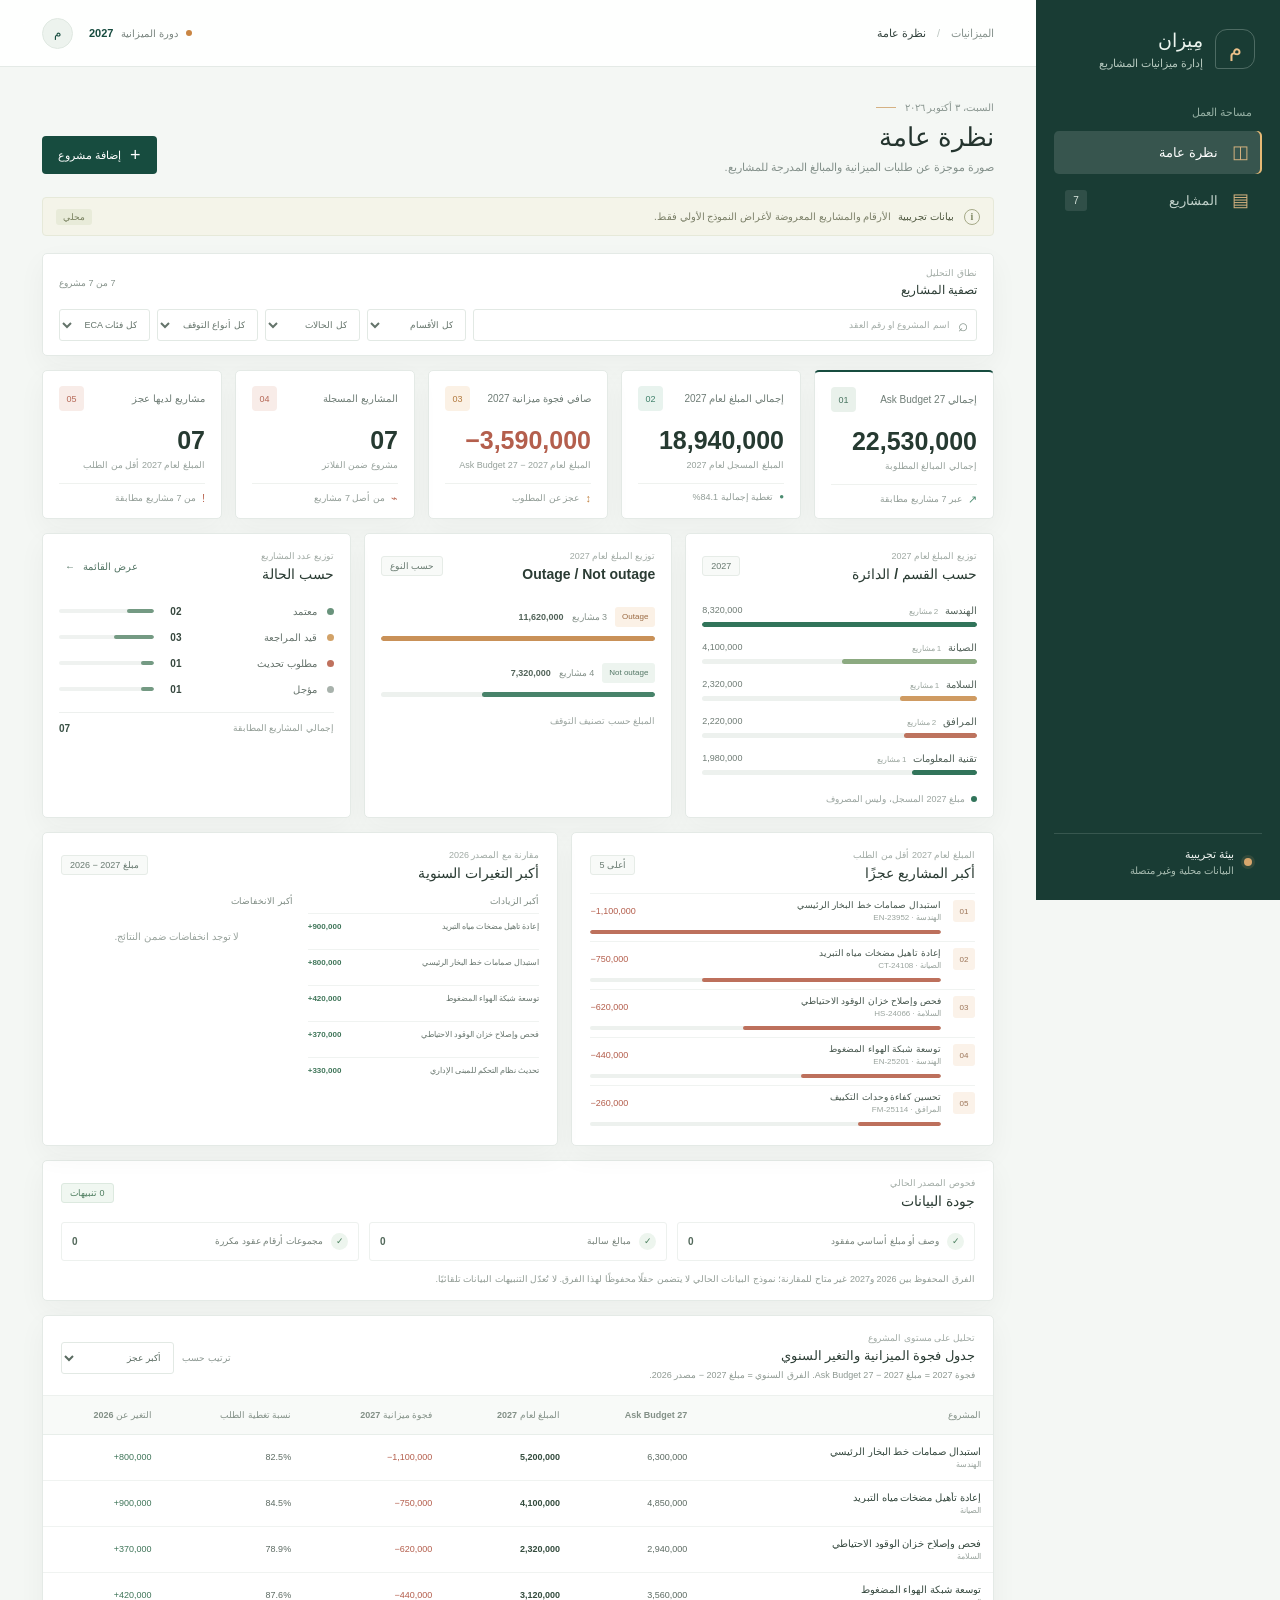
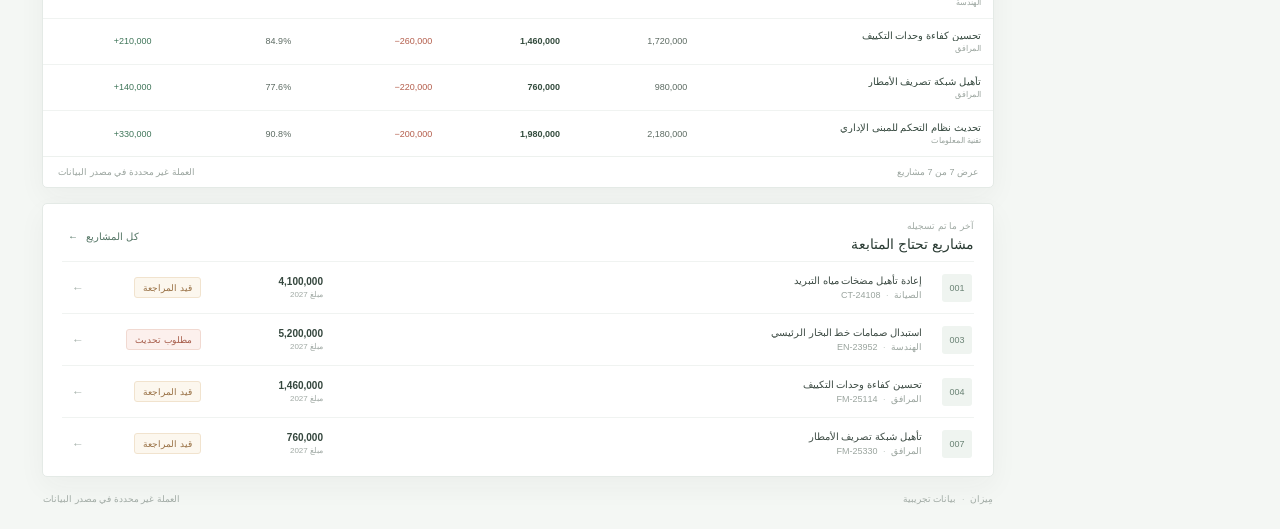
<file: index.html>
<!doctype html>
<html lang="ar" dir="rtl">
  <head>
    <meta charset="UTF-8" />
    <link rel="icon" type="image/svg+xml" href="./favicon.svg" />
    <meta name="viewport" content="width=device-width, initial-scale=1.0" />
    <meta name="theme-color" content="#193c34" />
    <meta name="description" content="نموذج أولي لمتابعة ميزانيات المشاريع ودورة 2027." />
    <title>مِيزان | متابعة ميزانيات المشاريع</title>
    <script type="module" crossorigin src="./assets/index-DV89OAT4.js"></script>
    <link rel="stylesheet" crossorigin href="./assets/index-yuM2gtF-.css">
  </head>
  <body>
    <div id="root"></div>
  </body>
</html>
</file>
<file: assets/index-yuM2gtF-.css>
:root{color:#202b28;font-synthesis:none;text-rendering:optimizelegibility;-webkit-font-smoothing:antialiased;-moz-osx-font-smoothing:grayscale;font-optical-sizing:auto;--lightningcss-light:initial;--lightningcss-dark: ;color-scheme:light;background:#f4f7f4;font-family:Noto Sans Arabic,Segoe UI,Tahoma,sans-serif;font-weight:400}*,:before,:after{box-sizing:border-box}html{scroll-behavior:smooth;min-width:320px;min-height:100%}body{min-width:320px;min-height:100vh;margin:0}button,input,select,textarea{font-family:inherit}button:focus-visible,a:focus-visible,input:focus-visible,select:focus-visible,textarea:focus-visible,[tabindex="0"]:focus-visible{outline-offset:2px;outline:2px solid #b87d43}#root{min-height:100vh}::selection{color:#173c34;background:#dcebdc}:root{--ink:#202b28;--muted:#75817d;--line:#e4eae6;--canvas:#f4f7f4;--paper:#fff;--green:#174c3f;--green-soft:#e8f1ec;--green-mid:#6f9c83;--orange:#c87938;--orange-soft:#fbf0e4;--coral:#b95f4a;--coral-soft:#f9eeeb;--shadow:0 10px 28px #23392f0b}.app-shell{background:var(--canvas);min-height:100vh;color:var(--ink)}.sidebar{z-index:5;color:#edf5ef;background:#193c34;flex-direction:column;width:244px;padding:27px 18px 20px;display:flex;position:fixed;inset-block:0;inset-inline-start:0}.brand{color:inherit;align-items:center;gap:12px;padding:1px 7px 36px;text-decoration:none;display:flex}.brand-mark{color:#edc18a;border:1px solid #e9f5ed40;border-radius:12px 12px 12px 3px;place-items:center;width:40px;height:40px;font-size:21px;font-weight:800;display:grid}.brand strong,.brand small,.sidebar-bottom strong,.sidebar-bottom small{display:block}.brand strong{font-size:19px;line-height:1.4}.brand small{color:#b6c9bf;margin-top:2px;font-size:11px}.sidebar-label{color:#94afa3;padding:0 10px 12px;font-size:11px}.nav-list{gap:5px;display:grid}.nav-item{color:#c4d4cd;text-align:right;width:100%;min-height:43px;font:inherit;cursor:pointer;background:0 0;border:0;border-radius:5px;align-items:center;gap:12px;padding:0 11px;font-size:13px;transition:background .18s,color .18s;display:flex}.nav-item:hover{color:#fff;background:#ffffff12}.nav-item.active{color:#fff;background:#ffffff21;box-shadow:inset -2px 0 #e7b975}.nav-symbol{color:#d3b17f;place-items:center;width:21px;font-size:18px;display:grid}.nav-count{color:#d3e0d8;background:#ffffff1a;border-radius:3px;place-items:center;min-width:22px;height:21px;margin-inline-start:auto;font-size:10px;display:grid}.sidebar-bottom{border-top:1px solid #ecf5ef24;align-items:center;gap:10px;margin-top:auto;padding:14px 10px 4px;display:flex}.sidebar-bottom strong{color:#f1f5f2;font-size:11px;font-weight:600}.sidebar-bottom small{color:#a7bcb1;margin-top:4px;font-size:10px}.demo-dot{background:#d8a66c;border-radius:50%;flex:none;width:8px;height:8px;box-shadow:0 0 0 3px #d8a66c21}.main-area{min-height:100vh;margin-inline-start:244px}.topbar{z-index:3;border-bottom:1px solid var(--line);-webkit-backdrop-filter:blur(14px);backdrop-filter:blur(14px);background:#ffffffe8;justify-content:space-between;align-items:center;height:67px;padding:0 42px;display:flex;position:sticky;top:0}.breadcrumb{color:#8a9690;align-items:center;gap:11px;font-size:11px;display:flex}.breadcrumb strong{color:#33433d;font-weight:600}.breadcrumb-separator{color:#bdc7c1}.topbar-actions{align-items:center;gap:16px;display:flex}.year-pill{color:#78847e;align-items:center;gap:8px;font-size:10px;display:flex}.year-pill strong{color:var(--green);font-size:11px}.year-dot{background:#c98543;border-radius:50%;width:6px;height:6px}.avatar{width:31px;height:31px;color:var(--green);font:inherit;cursor:pointer;background:#edf3ee;border:1px solid #dfe8e1;border-radius:50%;place-items:center;font-size:12px;display:grid}.page-content{max-width:1520px;margin:0 auto;padding:35px 42px 20px}.page-heading{justify-content:space-between;align-items:end;gap:20px;margin-bottom:23px;display:flex}.eyebrow{color:#8a9690;align-items:center;gap:9px;font-size:10px;display:flex}.eyebrow-line{background:#d5b183;width:20px;height:1px}.page-heading h1{color:#24342e;margin:7px 0 6px;font-size:26px;font-weight:700;line-height:1.35}.page-heading p{color:#83908a;margin:0;font-size:11px}.button{min-height:38px;font:inherit;cursor:pointer;border:1px solid #0000;border-radius:4px;justify-content:center;align-items:center;gap:9px;padding:0 15px;font-size:11px;font-weight:600;transition:transform .16s,background .16s,border-color .16s;display:inline-flex}.button:active{transform:translateY(1px)}.button-primary{color:#fff;background:var(--green)}.button-primary:hover{background:#10392f}.button-secondary{color:#44534c;background:#fff;border-color:#dce5df}.button-secondary:hover{background:#f7faf7;border-color:#9bb3a4}.button-plus{font-size:18px;font-weight:400;line-height:1}.demo-banner{color:#7c8069;background:#f4f4e9;border:1px solid #e6e9d9;border-radius:4px;align-items:center;gap:10px;min-height:39px;margin-bottom:17px;padding:0 13px;font-size:10px;display:flex}.demo-banner strong{color:#525b43;margin-inline-end:4px;font-weight:700}.demo-banner-icon{color:#7c8560;border:1px solid #a5a987;border-radius:50%;place-items:center;width:16px;height:16px;font-family:Georgia,serif;font-size:10px;font-weight:700;display:grid}.demo-banner-tag{color:#78805f;background:#e8ebd9;border-radius:3px;margin-inline-start:auto;padding:3px 7px;font-size:9px}.metric-grid{grid-template-columns:repeat(5,minmax(0,1fr));gap:13px;display:grid}.metric-card{border:1px solid var(--line);background:var(--paper);min-height:143px;box-shadow:var(--shadow);border-radius:5px;padding:15px 16px 12px}.metric-primary{border-top:2px solid var(--green)}.metric-top{color:#6f7d76;justify-content:space-between;align-items:center;font-size:10px;display:flex}.metric-icon{color:#497561;background:#e9f1eb;border-radius:4px;place-items:center;width:25px;height:25px;font-size:9px;display:grid}.icon-green{color:#40816b;background:#e8f3ee}.icon-amber{color:#b27a3f;background:#fbf1e5}.icon-coral{color:#b66a59;background:#f8ece8}.metric-value{color:#263a31;text-align:right;font-variant-numeric:tabular-nums;direction:ltr;flex-direction:column;gap:4px;margin-top:14px;font-size:clamp(20px,2vw,25px);font-weight:700;line-height:1.25;display:flex}.metric-value small{color:#96a19b;direction:rtl;font-size:9px;font-weight:400}.metric-foot{color:#929d97;border-top:1px solid #eff2ef;align-items:center;gap:6px;margin-top:11px;padding-top:8px;font-size:9px;display:flex}.metric-foot-mark{color:#4c8c71;font-size:11px}.green-mark{font-size:8px}.amber-mark{color:#c18241}.coral-mark{color:#bc6b57}.dashboard-grid{grid-template-columns:1.15fr .85fr;gap:13px;margin-top:15px;display:grid}.panel{border:1px solid var(--line);background:var(--paper);box-shadow:var(--shadow);border-radius:5px}.department-panel,.status-panel{min-height:247px;padding:18px 19px 14px}.panel-heading{justify-content:space-between;align-items:center;gap:12px;display:flex}.section-kicker{color:#a0aaa4;margin-bottom:5px;font-size:9px;display:block}.panel-heading h2,.projects-toolbar h2{color:#2b3c34;margin:0;font-size:14px;font-weight:650}.panel-period{color:#687a70;background:#f8faf8;border:1px solid #e6ece7;border-radius:3px;padding:4px 8px;font-size:9px}.department-list{gap:15px;margin-top:23px;display:grid}.department-meta{color:#526159;justify-content:space-between;align-items:center;margin-bottom:6px;font-size:10px;display:flex}.department-meta strong{font-weight:600}.department-meta span{color:#6f7c75;font-variant-numeric:tabular-nums;direction:ltr;font-size:9px}.bar-track{background:#edf1ee;border-radius:5px;height:5px;overflow:hidden}.bar-fill{border-radius:inherit;background:#31745a;height:100%;transition:width .35s;display:block}.bar-1{background:#8caa81}.bar-2{background:#cf9b62}.bar-3{background:#bd735e}.panel-footnote{color:#9aa49f;align-items:center;gap:6px;margin-top:19px;font-size:9px;display:flex}.legend-dot{background:#31745a;border-radius:50%;width:6px;height:6px}.text-button{color:#547565;font:inherit;cursor:pointer;background:0 0;border:0;align-items:center;gap:8px;font-size:10px;display:inline-flex}.text-button:hover{color:#173c34}.status-list{gap:15px;margin-top:24px;display:grid}.status-row{color:#66736c;grid-template-columns:8px minmax(80px,1fr) 25px minmax(54px,.8fr);align-items:center;gap:9px;font-size:10px;display:grid}.status-row strong{color:#37483f;text-align:center;font-variant-numeric:tabular-nums;font-size:10px}.status-dot{background:#69937c;border-radius:50%;width:7px;height:7px}.status-1{background:#d2a268}.status-2{background:#bf715d}.status-3{background:#a8b2ac}.status-mini-track{background:#eff2f0;border-radius:4px;height:4px;overflow:hidden}.status-mini-track span{border-radius:inherit;background:#749a83;height:100%;display:block}.status-summary{color:#929d96;border-top:1px solid #edf0ee;justify-content:space-between;margin-top:17px;padding-top:10px;font-size:9px;display:flex}.status-summary strong{color:#3a5145;font-size:10px}.recent-panel{margin-top:15px;padding:17px 19px 7px}.recent-list{margin-top:9px}.recent-row{width:100%;min-height:52px;color:inherit;text-align:right;font:inherit;cursor:pointer;background:0 0;border:0;border-top:1px solid #f0f3f1;grid-template-columns:38px minmax(150px,1fr) 110px 105px 20px;align-items:center;gap:12px;padding:5px 2px;display:grid}.recent-row:hover .recent-description strong{color:#28634e}.recent-number{color:#6b8375;direction:ltr;background:#eff4f0;border-radius:3px;place-items:center;width:30px;height:28px;font-size:9px;display:grid}.recent-description strong,.recent-description small,.recent-amount small{display:block}.recent-description strong{color:#3d4b44;font-size:10px;font-weight:600}.recent-description small{color:#9aa49e;margin-top:4px;font-size:9px}.recent-description i,.page-footer i{color:#c0c9c3;margin-inline:3px;font-style:normal}.recent-amount{color:#34463d;text-align:right;font-variant-numeric:tabular-nums;direction:ltr;font-size:10px;font-weight:650}.recent-amount small{color:#a1aaa5;direction:rtl;margin-top:3px;font-size:8px;font-weight:400}.status-badge{white-space:nowrap;border:1px solid #0000;border-radius:3px;justify-content:center;align-items:center;width:fit-content;min-height:21px;padding:0 8px;font-size:9px;display:inline-flex}.status-badge-approved{color:#47725c;background:#eff7f1;border-color:#d9e9df}.status-badge-review{color:#987044;background:#fcf7ee;border-color:#f1e3ce}.status-badge-warn{color:#a65c4a;background:#fcf0ed;border-color:#f1d9d1}.status-badge-paused{color:#727d77;background:#f3f5f4;border-color:#e4e8e5}.row-arrow{color:#a4b0a9;font-size:12px}.page-footer{color:#a0aaa4;justify-content:space-between;gap:12px;padding:17px 1px 5px;font-size:9px;display:flex}.dashboard-filters{margin-bottom:14px;padding:14px 16px}.filter-heading{justify-content:space-between;align-items:center;gap:12px;display:flex}.filter-heading h2{color:#2b3c34;margin:0;font-size:12px}.filter-result-count{color:#89958e;font-size:9px}.dashboard-filters .filter-grid{margin-top:12px}.project-search-control{flex:210px}.analytics-grid{grid-template-columns:repeat(3,minmax(0,1fr));gap:13px;margin-top:14px;display:grid}.analytics-grid>.panel{min-width:0;padding:17px 16px 13px}.department-meta strong small{color:#9da8a1;margin-inline-start:4px;font-size:8px;font-weight:400}.outage-list{gap:22px;margin-top:25px;display:grid}.outage-row{gap:9px;display:grid}.outage-meta{color:#86928b;align-items:center;gap:8px;font-size:9px;display:flex}.outage-meta strong{color:#53645a;font-variant-numeric:tabular-nums;direction:ltr;margin-inline-start:auto;font-size:9px;font-weight:600}.outage-fill-0{background:#c99158}.outage-fill-1{background:#48836a}.chart-empty{color:#9aa49e;text-align:center;padding:18px 8px;font-size:10px}.analysis-secondary-grid{grid-template-columns:minmax(0,.9fr) minmax(0,1.1fr);gap:13px;margin-top:14px;display:grid}.insight-panel{min-width:0;padding:17px 18px 12px}.ranked-list{margin-top:12px}.ranked-row{border-top:1px solid #f0f3f1;grid-template-columns:25px minmax(0,1fr) auto;align-items:center;gap:7px 9px;min-height:48px;padding:6px 0;display:grid}.rank-number{color:#9b7457;background:#fbf2e9;border-radius:3px;place-items:center;width:22px;height:22px;font-size:8px;display:grid}.rank-description{min-width:0}.rank-description strong,.rank-description small{text-overflow:ellipsis;white-space:nowrap;display:block;overflow:hidden}.rank-description strong{color:#44544b;font-size:9px;font-weight:600}.rank-description small{color:#9aa49e;margin-top:3px;font-size:8px}.rank-amount{font-variant-numeric:tabular-nums;direction:ltr;font-size:9px}.rank-track{grid-column:2/-1;height:4px}.deficit-fill{background:#bd705c}.change-columns{grid-template-columns:1fr 1fr;gap:15px;margin-top:15px;display:grid}.change-column{min-width:0}.change-column h3{color:#7f8c84;margin:0 0 7px;font-size:9px;font-weight:600}.change-row{border-top:1px solid #f0f3f1;justify-content:space-between;gap:7px;min-height:36px;padding:8px 0;display:flex}.change-row span{color:#68766e;text-overflow:ellipsis;white-space:nowrap;font-size:8px;overflow:hidden}.change-row strong{font-variant-numeric:tabular-nums;direction:ltr;flex:none;font-size:8px}.quality-panel{margin-top:14px;padding:17px 18px 13px}.quality-summary{color:#4f7e60;background:#f0f7f1;border:1px solid #dce9df;border-radius:3px;padding:4px 8px;font-size:9px}.quality-summary-warning{color:#a05c48;background:#fcf1ed;border-color:#f0ddd2}.quality-grid{grid-template-columns:repeat(3,minmax(0,1fr));gap:10px;margin-top:13px;display:grid}.quality-item{color:#758179;border:1px solid #edf1ee;border-radius:3px;align-items:center;gap:8px;min-width:0;padding:10px;font-size:9px;display:flex}.quality-item strong{color:#52685a;font-variant-numeric:tabular-nums;margin-inline-start:auto;font-size:10px}.quality-mark{color:#4d8060;background:#edf5ee;border-radius:50%;flex:none;place-items:center;width:17px;height:17px;font-size:9px;display:grid}.quality-summary-warning~.quality-grid .quality-mark{color:#a05c48;background:#fcf1ed}.quality-details{color:#9a5d4d;background:#fcf6f3;border-inline-start:2px solid #bd705c;gap:4px;margin-top:10px;padding:9px 11px;display:grid}.quality-details p{margin:0;font-size:9px;line-height:1.7}.quality-note{color:#909b94;margin-top:11px;font-size:9px;line-height:1.7}.analytics-table-panel{margin-top:14px;overflow:hidden}.analytics-table-heading{justify-content:space-between;align-items:center;gap:14px;padding:17px 18px 13px;display:flex}.analytics-table-heading h2{color:#2b3c34;margin:0;font-size:13px}.analytics-table-heading p{color:#8e9992;margin:5px 0 0;font-size:9px;line-height:1.6}.sort-control{color:#8a9690;white-space:nowrap;align-items:center;gap:8px;font-size:9px;display:flex}.sort-control select{color:#596a60;height:32px;font:inherit;background:#fff;border:1px solid #e2e9e4;border-radius:3px;padding:0 8px;font-size:9px}.analytical-table-scroll{border-top:1px solid #edf1ee}.analytics-table{border-collapse:collapse;text-align:right;width:100%;min-width:850px}.analytics-table th{color:#839087;white-space:nowrap;background:#f8faf8;border-bottom:1px solid #e8eeea;height:38px;padding:0 12px;font-size:9px;font-weight:600}.analytics-table td{color:#59665f;white-space:nowrap;border-bottom:1px solid #f0f3f1;height:46px;padding:5px 12px;font-size:9px}.analytics-table tbody tr:last-child td{border-bottom:0}.analytics-table td:first-child{min-width:200px}.analytics-table td:first-child small{color:#9aa49e;margin-top:3px;font-size:8px;display:block}.analytics-table .project-name-button{max-width:260px}.projects-heading{margin-bottom:20px}.compact-banner{margin-bottom:13px}.projects-panel{overflow:hidden}.projects-toolbar{justify-content:space-between;align-items:center;gap:18px;padding:18px 18px 15px;display:flex}.projects-toolbar h2{align-items:center;gap:8px;display:flex}.result-count{color:#63806e;background:#edf3ee;border-radius:3px;place-items:center;min-width:20px;height:20px;font-size:9px;display:grid}.filter-grid{flex-wrap:wrap;justify-content:flex-start;align-items:center;gap:7px;display:flex}.search-control,.select-control{background:#fff;border:1px solid #e2e9e4;border-radius:3px;align-items:center;height:32px;display:flex}.search-control{gap:6px;min-width:165px;padding:0 8px}.contract-search{min-width:118px}.search-symbol{color:#87968d;font-size:17px;line-height:1}.search-control input{color:#37473f;width:100%;min-width:0;font:inherit;background:0 0;border:0;outline:0;font-size:9px}.search-control input::placeholder{color:#a3aca7}.select-control select{color:#65746b;max-width:120px;height:100%;font:inherit;cursor:pointer;background:0 0;border:0;outline:0;padding:0 8px;font-size:9px}.clear-filters{color:#9b624d;font:inherit;cursor:pointer;background:0 0;border:0;padding:5px 7px;font-size:9px}.table-scroll{outline-offset:-2px;border-block:1px solid #edf1ee;width:100%;overflow:auto}.projects-table{border-collapse:collapse;text-align:right;width:100%;min-width:1500px}.projects-table th{color:#839087;white-space:nowrap;background:#f8faf8;border-bottom:1px solid #e8eeea;height:38px;padding:0 11px;font-size:9px;font-weight:600}.projects-table td{color:#59665f;white-space:nowrap;border-bottom:1px solid #f0f3f1;height:51px;padding:5px 11px;font-size:9px}.projects-table tbody tr:last-child td{border-bottom:0}.projects-table tbody tr:hover{background:#fbfcfb}.projects-table .number-cell{color:#7d8d83;direction:ltr;font-size:9px}.outage-badge{white-space:nowrap;direction:ltr;border-radius:3px;align-items:center;min-height:20px;padding:0 7px;font-size:8px;display:inline-flex}.outage-yes{color:#9a6941;background:#fbf1e6}.outage-no{color:#547766;background:#edf4ef}.project-name-button{color:#374a40;max-width:190px;font:inherit;text-overflow:ellipsis;white-space:nowrap;cursor:pointer;background:0 0;border:0;padding:0;font-size:10px;font-weight:600;overflow:hidden}.project-name-button:hover{color:#2b7655;text-underline-offset:3px;text-decoration:underline}.amount-cell{text-align:right;font-variant-numeric:tabular-nums;direction:ltr;color:#5d6b63!important}.amount-strong{font-weight:700;color:#344c3e!important}.delta-positive{color:#40765a!important}.delta-negative{color:#b45f4d!important}.notes-cell{text-overflow:ellipsis;max-width:175px;overflow:hidden}.contract-cell{direction:ltr;font-size:9px;color:#728078!important}.category-tag{color:#6e7e74;direction:ltr;border:1px solid #e5ebe7;border-radius:3px;padding:3px 5px;font-size:8px}.row-menu-button{color:#839088;width:26px;height:26px;font:inherit;cursor:pointer;background:0 0;border:0;border-radius:3px;font-size:12px}.row-menu-button:hover{color:var(--green);background:#edf3ef}.table-foot{color:#9aa49e;justify-content:space-between;gap:10px;padding:10px 15px;font-size:9px;display:flex}.empty-state{color:#78857e;text-align:center;flex-direction:column;justify-content:center;align-items:center;min-height:190px;padding:22px;display:flex}.empty-state strong{color:#43534a;margin-top:9px;font-size:12px}.empty-state p{color:#96a19a;margin:6px 0 14px;font-size:10px}.empty-symbol{color:#83a08d;background:#f5f8f5;border:1px solid #e3ebe5;border-radius:50%;place-items:center;width:34px;height:34px;font-size:19px;display:grid}.compact-empty{min-height:150px}.compact-empty .button{margin-top:4px}.table-empty{min-height:235px}.sr-only{clip:rect(0,0,0,0);white-space:nowrap;border:0;width:1px;height:1px;margin:-1px;padding:0;position:absolute;overflow:hidden}.overlay{z-index:10;background:#14221c6b;justify-content:flex-start;animation:.16s ease-out fade-in;display:flex;position:fixed;inset:0}.detail-drawer{background:#fbfcfb;flex-direction:column;width:min(570px,100vw);height:100%;margin-inline-start:auto;animation:.22s ease-out drawer-in;display:flex;box-shadow:-16px 0 46px #10241b24}.drawer-header,.dialog-header{border-bottom:1px solid var(--line);background:#fff;justify-content:space-between;align-items:flex-start;gap:18px;padding:23px 25px 18px;display:flex}.drawer-header h2,.dialog-header h2{color:#2b3b33;margin:4px 0 0;font-size:17px;font-weight:700;line-height:1.6}.icon-button{color:#66766d;width:31px;height:31px;font:inherit;cursor:pointer;background:#fff;border:1px solid #e2e9e4;border-radius:4px;flex:none;place-items:center;font-size:20px;line-height:1;display:grid}.icon-button:hover{color:#2f5945;background:#f3f7f4}.drawer-content{flex:1;padding:18px 25px 28px;overflow-y:auto}.detail-status-line{color:#77837c;flex-wrap:wrap;align-items:center;gap:9px;font-size:10px;display:flex}.detail-metrics{grid-template-columns:repeat(3,minmax(0,1fr));gap:8px;margin-top:18px;display:grid}.detail-metrics>div{background:#fff;border:1px solid #e8eeea;border-radius:4px;flex-direction:column;gap:10px;min-height:73px;padding:12px;display:flex}.detail-metrics span{color:#8d9992;font-size:9px}.detail-metrics strong{color:#35483d;text-align:right;font-variant-numeric:tabular-nums;direction:ltr;font-size:13px}.history-section,.detail-data-section{margin-top:24px}.drawer-section-heading{justify-content:space-between;align-items:center;gap:12px;display:flex}.drawer-section-heading h3{color:#374940;margin:0;font-size:13px}.history-chart{background:linear-gradient(#fff,#fbfcfb);border:1px solid #e9efeb;border-radius:4px;grid-template-columns:repeat(4,1fr);gap:12px;height:174px;margin-top:18px;padding:12px 12px 0;display:grid}.history-column{flex-direction:column;align-items:center;min-width:0;display:flex}.history-amount{color:#859289;text-overflow:ellipsis;font-variant-numeric:tabular-nums;max-width:100%;font-size:8px;overflow:hidden}.history-bar-space{border-bottom:1px solid #e8eeea;flex:1;justify-content:center;align-items:end;width:100%;margin-top:8px;display:flex}.history-bar{background:#9cbaa4;border-radius:3px 3px 0 0;width:min(32px,65%);transition:height .25s;display:block}.history-bar-current{background:#287052}.history-column>strong{color:#68786e;padding:6px 0 8px;font-size:9px}.history-list{margin-top:9px}.history-entry{color:#7b8880;border-bottom:1px solid #edf1ee;grid-template-columns:42px minmax(0,1fr) 95px;align-items:center;gap:9px;min-height:35px;font-size:9px;display:grid}.history-entry strong{color:#4d6054;text-align:right;direction:ltr;font-size:9px;font-weight:600}.history-year{color:#678171;font-variant-numeric:tabular-nums;font-size:9px}.detail-data-grid{grid-template-columns:1fr 1fr;gap:0 20px;margin-top:13px;display:grid}.detail-data-grid>div{border-bottom:1px solid #edf1ee;flex-direction:column;gap:6px;min-height:52px;padding:9px 0;display:flex}.detail-data-grid span{color:#96a19a;font-size:9px}.detail-data-grid strong{color:#516057;font-size:10px;font-weight:600}.detail-data-grid .detail-note{grid-column:1/-1}.drawer-footer{border-top:1px solid var(--line);background:#fff;justify-content:space-between;align-items:center;gap:12px;padding:13px 25px;display:flex}.local-note{color:#89958e;align-items:center;gap:8px;font-size:9px;display:flex}.local-note .demo-dot,.form-local-note .demo-dot{width:6px;height:6px}.form-dialog{background:#fff;border:1px solid #e3eae5;border-radius:6px;flex-direction:column;width:min(670px,100vw - 30px);max-height:min(90vh,850px);margin:auto;animation:.2s ease-out dialog-in;display:flex;overflow:hidden;box-shadow:0 20px 70px #10241b2e}.dialog-header{padding:20px 23px 16px}.dialog-header h2{font-size:16px}.dialog-header p{color:#8d9992;margin:5px 0 0;font-size:10px}.form-dialog form{flex-direction:column;min-height:0;display:flex}.form-body{padding:18px 23px 17px;overflow-y:auto}.form-section-title{align-items:center;gap:9px;margin-bottom:12px;display:flex}.form-section-title>span{color:#718b79;background:#edf3ee;border-radius:3px;place-items:center;width:22px;height:22px;font-size:8px;display:grid}.form-section-title h3{color:#46564c;margin:0;font-size:11px;font-weight:650}.form-grid{grid-template-columns:1fr 1fr;gap:12px;display:grid}.field{color:#606e66;flex-direction:column;gap:6px;min-width:0;font-size:9px;display:flex}.field>span{align-items:center;gap:4px;display:flex}.field b{color:#bd6c53;font-size:9px;font-weight:500}.field input,.field select,.field textarea{color:#37483f;width:100%;min-height:34px;font:inherit;background:#fff;border:1px solid #e0e8e2;border-radius:3px;outline:none;padding:7px 9px;font-size:10px}.field textarea{resize:vertical;min-height:65px}.field input::placeholder,.field textarea::placeholder{color:#aeb8b1}.field input:focus,.field select:focus,.field textarea:focus,.search-control:focus-within{border-color:#7b9d87;box-shadow:0 0 0 2px #588b691a}.field-wide{grid-column:1/-1}.financial-form-title{border-top:1px solid #edf1ee;margin-top:19px;padding-top:15px}.input-suffix{position:relative}.input-suffix input{text-align:right;font-variant-numeric:tabular-nums;direction:ltr;padding-inline-end:42px}.input-suffix>span{inset-inline-end:9px;color:#a0aaa3;pointer-events:none;font-size:8px;position:absolute;top:50%;transform:translateY(-50%)}.computed-value{color:#436d52;text-align:right;font-variant-numeric:tabular-nums;direction:ltr;background:#f7faf7;border:1px dashed #dce7de;border-radius:3px;flex-direction:column;justify-content:center;gap:3px;min-height:34px;padding:5px 9px;font-size:11px;font-weight:650;display:flex}.computed-value small{color:#929e95;direction:rtl;font-size:8px;font-weight:400}.form-error{color:#a95443;background:#fdf3f0;border:1px solid #f0d9d2;border-radius:3px;align-items:center;gap:8px;margin-top:14px;padding:9px 10px;font-size:9px;display:flex}.form-error>span{border:1px solid #d99786;border-radius:50%;place-items:center;width:16px;height:16px;font-size:9px;display:grid}.form-local-note{color:#9aa59e;align-items:center;gap:8px;margin:13px 0 0;font-size:9px;display:flex}.dialog-footer{border-top:1px solid var(--line);background:#fbfcfb;justify-content:flex-start;gap:8px;padding:12px 23px;display:flex}.toast-message{inset-inline-start:25px;z-index:20;color:#3e664e;max-width:calc(100vw - 36px);box-shadow:var(--shadow);background:#f4faf5;border:1px solid #d8e6dc;border-radius:4px;align-items:center;gap:9px;padding:11px 13px;font-size:10px;animation:.18s ease-out fade-in;display:flex;position:fixed;bottom:22px}.toast-message>span{color:#fff;background:#4d8965;border-radius:50%;place-items:center;width:17px;height:17px;font-size:10px;display:grid}.toast-message button{color:#789080;font:inherit;cursor:pointer;background:0 0;border:0;margin-inline-start:5px;font-size:16px}@keyframes fade-in{0%{opacity:0}to{opacity:1}}@keyframes drawer-in{0%{opacity:.7;transform:translate(-18px)}to{opacity:1;transform:translate(0)}}@keyframes dialog-in{0%{opacity:.7;transform:translateY(8px)}to{opacity:1;transform:translateY(0)}}@media (width<=1180px){.sidebar{width:210px}.main-area{margin-inline-start:210px}.topbar,.page-content{padding-inline:28px}.metric-grid{grid-template-columns:repeat(3,minmax(0,1fr))}.projects-toolbar{flex-direction:column;align-items:flex-start}.analytics-grid{grid-template-columns:repeat(2,minmax(0,1fr))}}@media (width<=820px){.sidebar{flex-direction:row;align-items:center;gap:16px;width:100%;height:auto;min-height:62px;padding:8px 16px;position:sticky;inset-block:0 auto}.brand{gap:8px;padding:0}.brand-mark{width:34px;height:34px;font-size:17px}.brand strong{font-size:15px}.brand small,.sidebar-label,.sidebar-bottom{display:none}.nav-list{gap:5px;margin-inline-start:auto;display:flex}.nav-item{width:auto;min-height:36px;padding-inline:10px;font-size:10px}.nav-symbol{font-size:15px}.nav-count{min-width:18px;height:18px}.main-area{min-height:calc(100vh - 62px);margin-inline-start:0}.topbar{height:49px;padding-inline:20px;position:static}.page-content{padding:27px 20px 18px}.dashboard-grid{grid-template-columns:1fr}.metric-grid{grid-template-columns:repeat(2,minmax(0,1fr))}.analytics-grid,.analysis-secondary-grid{grid-template-columns:1fr}.department-panel,.status-panel{min-height:unset}.projects-toolbar{padding:15px}.filter-grid{width:100%}.search-control{flex:165px}.contract-search{flex:110px}.select-control{flex:105px}.select-control select{width:100%;max-width:none}}@media (width<=540px){.sidebar{gap:8px;padding-inline:10px}.brand{gap:6px}.brand-mark{width:30px;height:30px}.brand strong{font-size:13px}.nav-list{gap:2px}.nav-item{gap:5px;min-height:32px;padding-inline:7px;font-size:9px}.nav-symbol{width:16px}.topbar{padding-inline:14px}.breadcrumb{gap:7px;font-size:9px}.year-pill{gap:5px;font-size:8px}.topbar-actions{gap:8px}.avatar{width:27px;height:27px}.page-content{padding:22px 13px 14px}.page-heading{flex-direction:column;align-items:flex-start;gap:14px;margin-bottom:17px}.page-heading h1{font-size:23px}.page-heading .button{align-self:stretch}.demo-banner{align-items:flex-start;padding-block:9px;font-size:9px;line-height:1.7}.demo-banner-icon{flex:none;margin-top:2px}.demo-banner-tag{display:none}.metric-grid{grid-template-columns:repeat(2,minmax(0,1fr));gap:8px}.metric-card{min-height:129px;padding:11px}.metric-top{gap:6px;font-size:9px}.metric-icon{flex:none;width:22px;height:22px;font-size:8px}.metric-value{margin-top:12px;font-size:19px}.metric-value small,.metric-foot{font-size:8px}.panel-heading h2,.projects-toolbar h2{font-size:12px}.department-panel,.status-panel,.recent-panel{padding-inline:13px}.recent-row{grid-template-columns:30px minmax(0,1fr) 65px 18px;gap:7px;min-height:58px}.recent-row .status-badge{display:none}.recent-description strong{text-overflow:ellipsis;white-space:nowrap;max-width:175px;overflow:hidden}.recent-amount{font-size:9px}.projects-toolbar{gap:13px}.analytics-table-heading{flex-direction:column;align-items:flex-start}.sort-control{justify-content:space-between;width:100%}.sort-control select{flex:1}.quality-grid{grid-template-columns:1fr;gap:6px}.change-columns{gap:10px}.filter-grid{gap:6px}.search-control{flex-basis:100%}.contract-search,.select-control{flex-basis:calc(50% - 3px)}.table-foot{flex-direction:column}.page-footer{flex-direction:column;gap:5px}.overlay{justify-content:stretch}.detail-drawer{width:100%}.drawer-header,.dialog-header,.drawer-content,.drawer-footer{padding-inline:16px}.detail-metrics{gap:5px}.detail-metrics>div{min-height:70px;padding:8px}.detail-metrics span{font-size:8px}.detail-metrics strong{font-size:11px}.history-chart{gap:5px;padding-inline:6px}.history-amount{font-size:7px}.form-dialog{width:calc(100vw - 18px);max-height:94vh}.dialog-header,.form-body{padding-inline:15px}.form-grid{gap:10px}.form-grid:not(.financial-form-grid){grid-template-columns:1fr}.form-grid .field-wide{grid-column:auto}.financial-form-grid{grid-template-columns:1fr 1fr}.financial-form-grid .field-wide{grid-column:1/-1}.dialog-footer{padding-inline:15px}}
</file>
